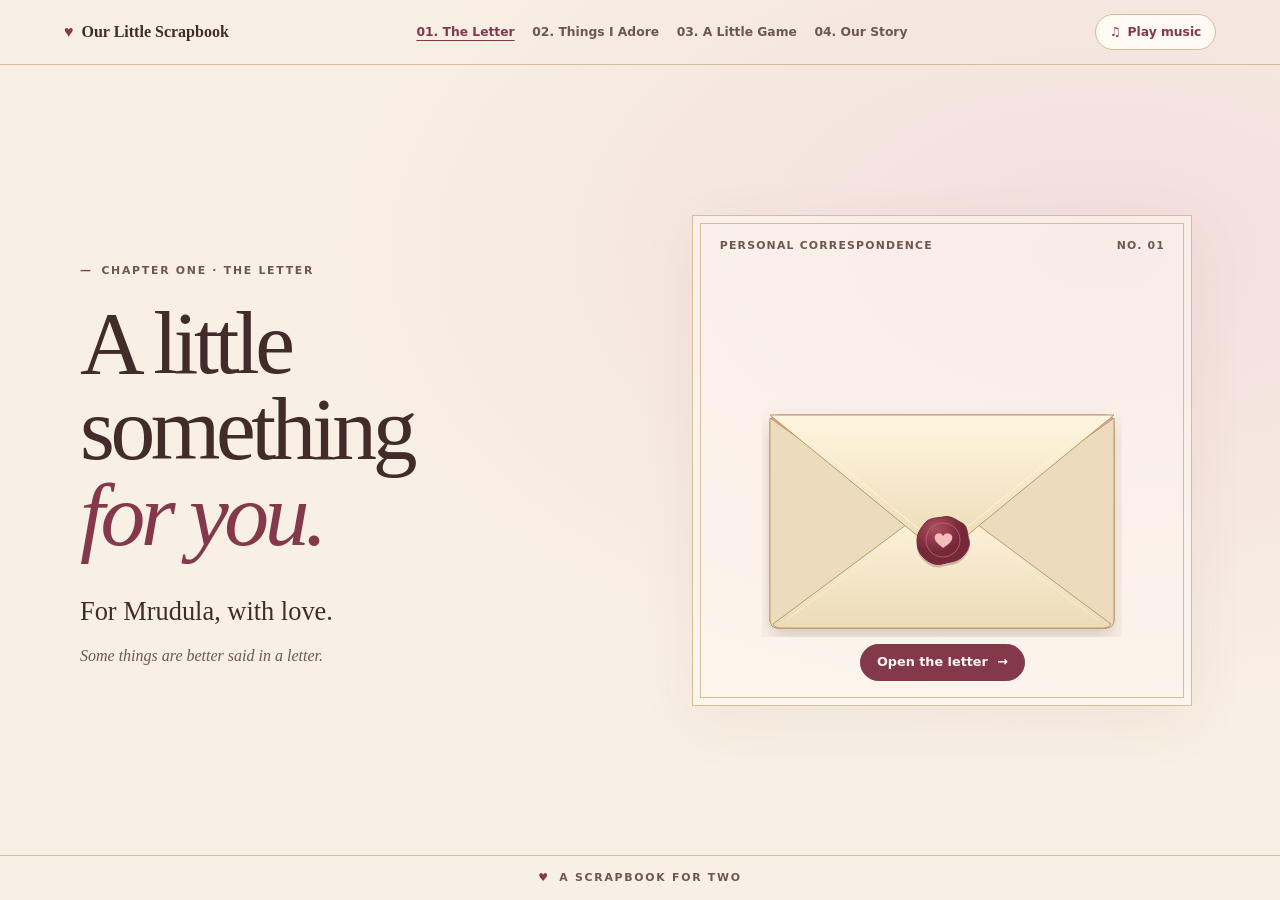
<file: index.html>
<!doctype html>
<html lang="en">
<head>
  <meta charset="utf-8">
  <meta name="viewport" content="width=device-width, initial-scale=1">
  <meta name="robots" content="noindex, nofollow">
  <meta name="theme-color" content="#f8f0e5">
  <title>For Mrudula | Our Little Scrapbook</title>
  <link rel="stylesheet" href="css/style.css">
</head>
<body>
  <header class="site-header">
    <a class="wordmark" href="#letter"><span aria-hidden="true">&hearts;</span> Our Little Scrapbook</a>
    <nav aria-label="Chapters">
      <a href="#letter" aria-current="location">01. The Letter</a>
      <a href="#adore">02. Things I Adore</a>
      <a href="#game">03. A Little Game</a>
      <a href="#story">04. Our Story</a>
    </nav>
    <button class="music" type="button" aria-pressed="false" aria-label="Background music">
      <span aria-hidden="true">&#9835;</span> <span id="music-label">Play music</span>
    </button>
    <span id="music-status" class="sr-only" role="status"></span>
  </header>
  <main>
    <section id="letter" class="chapter hero" aria-labelledby="letter-title">
      <div class="hero-copy">
        <p class="eyebrow"><span aria-hidden="true">&mdash;</span> Chapter one &middot; The Letter</p>
        <h1 id="letter-title" tabindex="-1">A little something<br> <em>for you.</em></h1>
        <p class="intro">For Mrudula, with love.</p>
        <p class="note">Some things are better said in a letter.</p>
      </div>
      <div class="post" id="post">
        <div class="post-frame">
          <div class="post-meta" aria-hidden="true"><span>Personal correspondence</span><span>No. 01</span></div>
          <div class="envelope-stage">
            <object id="envelope-art" type="image/svg+xml" data="assets/envelope.svg" aria-hidden="true" tabindex="-1"></object>
            <div class="card-slot">
              <article id="invitation" class="invitation" hidden>
                <h2 tabindex="-1">Hi Boo boo lyaaa!</h2>
                <p>I wanted to send a little message to remind you how special you are to me!</p>
                <a href="#adore">Continue <span aria-hidden="true">&rarr;</span></a>
              </article>
            </div>
          </div>
          <button class="open-letter" type="button" aria-controls="invitation" aria-expanded="false">
            Open the letter <span aria-hidden="true">&rarr;</span>
          </button>
          <p id="envelope-status" class="envelope-status" role="status" hidden></p>
        </div>
      </div>
    </section>
    <section id="adore" class="chapter adore" aria-labelledby="adore-title" hidden>
      <p class="eyebrow"><span aria-hidden="true">&mdash;</span> Chapter two</p>
      <h2 id="adore-title" tabindex="-1">Things I Adore <em>About You</em></h2>
      <p class="note">Just you. Every one of these has a reason I love it.</p>
      <p class="hint">Psst &mdash; you can click on the pictures to see them up close.</p>
      <p id="adore-status" role="status">Opening the pages&hellip;</p>
      <div id="adore-photos" class="polaroids"></div>
      <div class="chapter-links">
        <a class="back-link" href="#letter">&larr; Back to the letter</a>
        <a class="next-link" href="#game">Continue to a little game <span aria-hidden="true">&rarr;</span></a>
      </div>
    </section>
    <section id="game" class="chapter game" aria-labelledby="game-title" hidden>
      <p class="eyebrow"><span aria-hidden="true">&mdash;</span> Chapter three</p>
      <h2 id="game-title" tabindex="-1">A Little <em>Game</em></h2>
      <p class="note">Catch enough hearts&hellip; there is a small surprise waiting at the end.</p>
      <iframe id="game-frame" title="Catch the Hearts game" data-src="game/game_index.html"></iframe>
      <div class="chapter-links">
        <a class="back-link" href="#adore">&larr; Back to things I adore</a>
        <a class="next-link" href="#story">Our little story <span aria-hidden="true">&rarr;</span></a>
      </div>
    </section>
    <section id="story" class="chapter story" aria-labelledby="story-title" hidden>
      <p class="eyebrow"><span aria-hidden="true">&mdash;</span> Chapter four</p>
      <h2 id="story-title" tabindex="-1">Our Little <em>Story</em></h2>
      <p class="hint">Psst &mdash; you can click on the pictures to see them up close.</p>
      <p id="story-status" role="status">Opening the scrapbook&hellip;</p>
      <div id="story-photos" class="polaroids"></div>
      <div class="chapter-links">
        <a class="back-link" href="#game">&larr; Back to the game</a>
      </div>
    </section>
  </main>
  <footer><span aria-hidden="true">&hearts;</span> A scrapbook for two</footer>
  <dialog id="photo-dialog" aria-label="Memory">
    <form method="dialog"><button class="close-photo" aria-label="Close photo" autofocus>&times;</button></form>
    <img id="photo-full" alt="">
    <p id="photo-caption"></p>
  </dialog>
  <script type="module" src="js/main.js"></script>
</body>
</html>
</file>
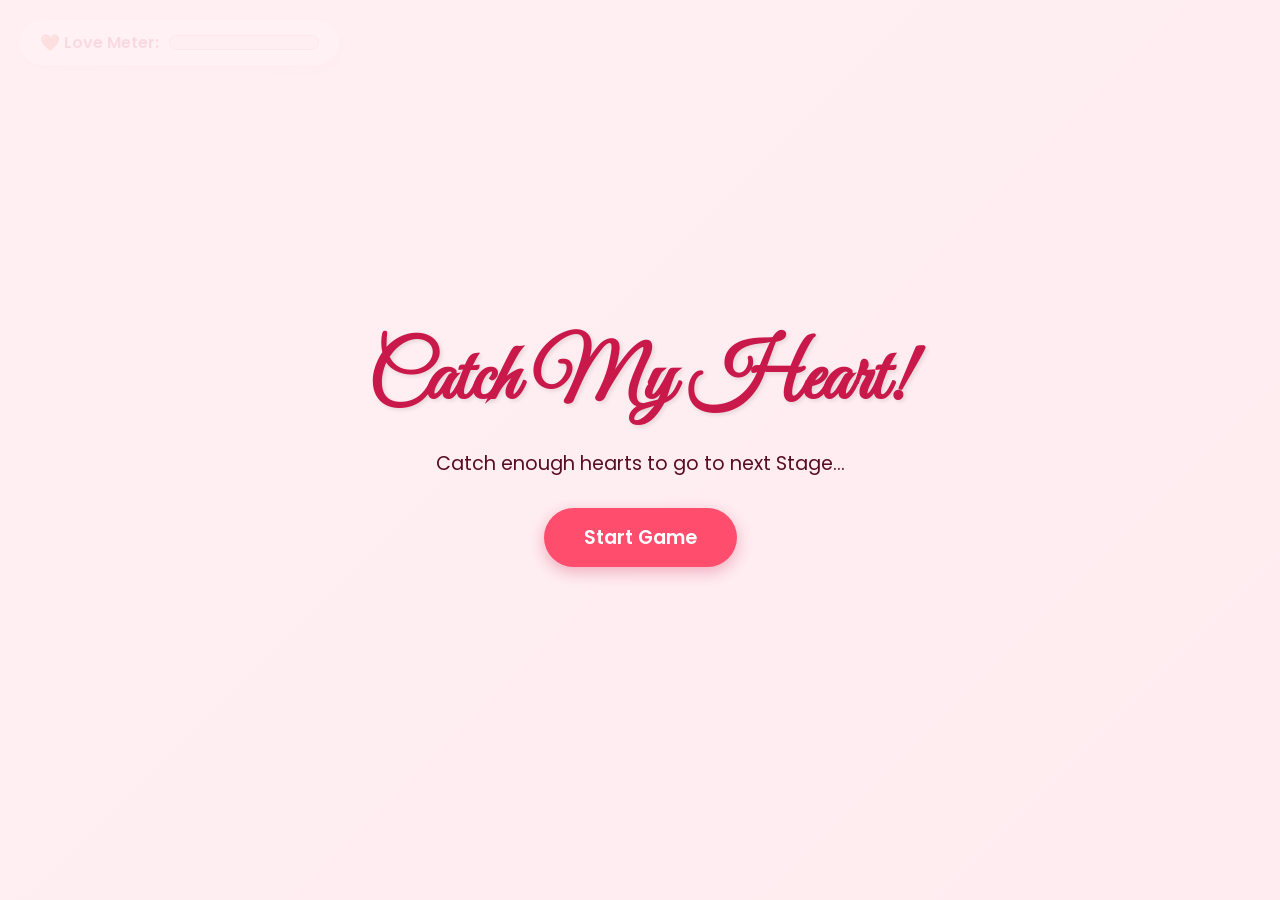
<file: game/game_index.html>
<!-- 
 @date March 16, 2026 at 9:34 PM
 @source https://github.com/geekyscript/valentine_projects-propose_day
 @source https://youtu.be/c-KDL_UkuZE
 @music https://14891592-frank-f-djgus.mp3.pm/song/85312842-romantic-guitar/
 @music https://pixabay.com/sound-effects/film-special-effects-90s-game-ui-6-185099/
 @brief HTML game page with proposal.

-->
<!DOCTYPE html>
<html lang="en">

<head>
    <meta charset="UTF-8">
    <meta name="viewport" content="width=device-width, initial-scale=1.0">
    <title>Catch the Love💗</title>
    <link rel="preconnect" href="https://fonts.googleapis.com">
    <link rel="preconnect" href="https://fonts.gstatic.com" crossorigin>
    <link href="https://fonts.googleapis.com/css2?family=Great+Vibes&family=Poppins:wght@400;600&display=swap"
        rel="stylesheet">
    <link rel="stylesheet" href="game_style.css">
</head>

<body>
    <!-- music played everytime heart is caught -->
    <audio id="catch-sound" preload="auto">
        <source src="../assets/music/catch-pop.wav" type="audio/wav">
    </audio>

    <div id="game-container">
        <canvas id="gameCanvas"></canvas>

        <!-- UI Overlay -->
        <div id="ui-layer">
            <div id="score-board">
                <span>❤️ Love Meter: </span>
                <div class="progress-bar">
                    <div id="love-fill"></div>
                </div>
            </div>
        </div>

        <!-- Start Screen -->
        <div id="start-screen" class="screen active">
            <h1>Catch My Heart!</h1>
            <p>Catch enough hearts to go to next Stage...</p>
            <button id="start-btn" class="btn">Start Game</button>
        </div>

        <!-- Proposal Modal (Hidden initially) -->
        <div id="proposal-screen" class="screen hidden">
            <div class="proposal-content">
                <h1>Shall We Proceed?</h1>
                <p class="sub-text">You didn’t just catch hearts… you caught mine 💖</p>
                <div class="buttons">
                    <button id="yes-btn" class="btn yes-btn">YES!</button>
                    <button id="no-btn" class="btn no-btn">NOPE!</button>
                </div>
            </div>
        </div>

        <!-- Celebration Overlay -->
        <div id="celebration-screen" class="screen hidden">
            <h1>Next Stage!</h1>
            <p></p>
        </div>
    </div>

    <script src="game_script.js"></script>
</body>

</html>
</file>
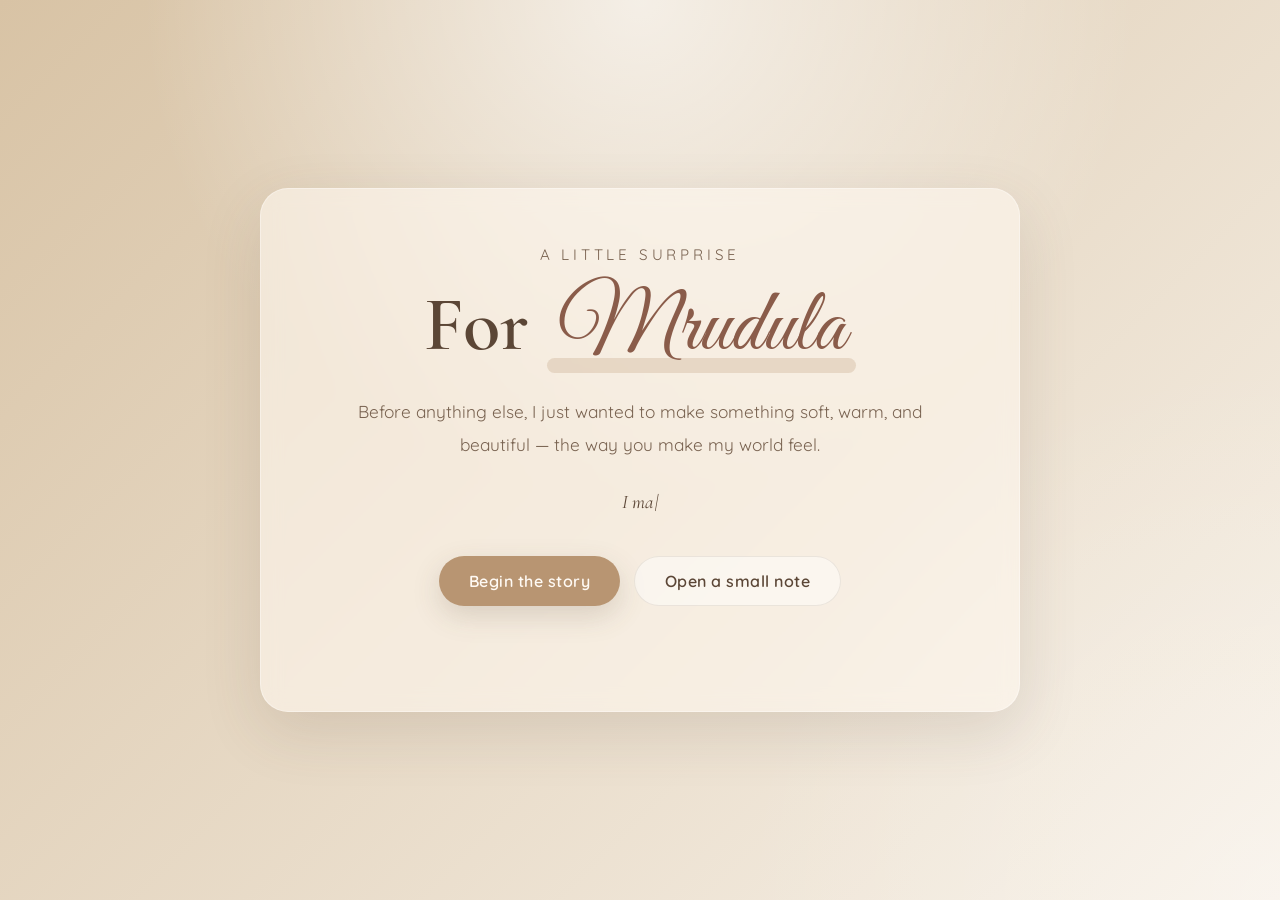
<file: surprise/surprise_index.html>
<!-- 
 @source https://chatgpt.com/share/69b6d72e-d6f4-8007-8cd1-e9072f68c410
 @file challenge_index.html
 @date 2026-03-19 15:58:23
-->
<!DOCTYPE html>
<html lang="en">
<head>
  <meta charset="UTF-8" />
  <meta name="viewport" content="width=device-width, initial-scale=1.0" />
  <title>For My Love</title>
  <link rel="stylesheet" href="surprise_style.css" />
  <link rel="preconnect" href="https://fonts.googleapis.com">
  <link rel="preconnect" href="https://fonts.gstatic.com" crossorigin>
  <link href="https://fonts.googleapis.com/css2?family=Cormorant+Garamond:wght@400;500;600;700&family=Great+Vibes&family=Quicksand:wght@400;500;600&display=swap" rel="stylesheet">
</head>
<body>
  <div class="background"></div>
  <div class="hearts" id="hearts"></div>

  <main class="hero">
    <section class="card">
      <p class="line">A little surprise</p>
      <h1>For <span class="name">Mrudula</span></h1>
      <p class="subtitle">
        Before anything else, I just wanted to make something soft, warm, and beautiful — the way you make my world feel.
      </p>

      <div class="typewriter-wrap">
        <span class="typewriter" id="typewriter"></span>
      </div>

      <div class="actions">
        <button class="primary" id="beginBtn">Begin the story</button>
        <button class="ghost" id="noteBtn">Open a small note</button>
      </div>

      <p class="hidden-message" id="noteMessage">
        You are my favorite part of every day.
      </p>
    </section>
  </main>

  <script src="surprise_script.js"></script>
</body>
</html>
</file>
<file: css/style.css>
:root {
  color-scheme: light;
  --paper: #f8f0e5;
  --ink: #412c2a;
  --muted: #6f5750;
  --wine: #84394b;
  --line: #d7bc9a;
  --serif: Georgia, "Times New Roman", serif;
  --sans: system-ui, sans-serif;
}

* { box-sizing: border-box; }
[hidden] { display: none !important; }
body {
  margin: 0;
  min-height: 100svh;
  display: grid;
  grid-template-rows: auto 1fr auto;
  font: 1rem/1.55 var(--serif);
  color: var(--ink);
  background: radial-gradient(ellipse at 86% 28%, #f3dedc, transparent 53%), var(--paper);
}
a { color: var(--wine); }
button { font: inherit; color: inherit; cursor: pointer; }
:focus-visible { outline: 2px solid var(--wine); outline-offset: 4px; }
.site-header {
  display: flex;
  flex-wrap: wrap;
  justify-content: space-between;
  align-items: center;
  gap: .75rem 1.5rem;
  padding: .9rem clamp(1rem, 5vw, 4rem);
  border-bottom: 1px solid var(--line);
}
.wordmark { font-weight: bold; color: var(--ink); text-decoration: none; }
.wordmark span, footer span { color: var(--wine); margin-right: .25rem; }
nav { display: flex; gap: .5rem 1.1rem; flex-wrap: wrap; }
nav a, .music { font: 650 .77rem/1.3 var(--sans); }
nav a { color: var(--muted); text-decoration: none; }
nav a[aria-current] { color: var(--wine); text-decoration: underline; text-underline-offset: .35em; }
.music {
  border: 1px solid var(--line);
  padding: .55rem .85rem;
  border-radius: 2rem;
  background: #fffaf2;
  color: var(--wine);
}
.music span:first-child { margin-right: .2em; }
.chapter { width: min(1120px, calc(100% - 2rem)); margin: auto; }
.hero {
  min-height: 100%;
  display: grid;
  grid-template-columns: 1fr minmax(345px, 1fr);
  align-items: center;
  gap: clamp(2rem, 7vw, 7rem);
  padding-block: clamp(2.5rem, 6vw, 6rem);
}
.eyebrow, .post-meta, footer {
  font: 650 .68rem/1.4 var(--sans);
  letter-spacing: .16em;
  text-transform: uppercase;
  color: var(--muted);
}
.eyebrow span { color: var(--wine); margin-right: .3em; }
h1, .chapter h2 {
  margin: .25em 0;
  font-size: clamp(3rem, 7vw, 6.4rem);
  line-height: .96;
  font-weight: normal;
  letter-spacing: -.05em;
}
h1 em, .chapter h2 em { color: var(--wine); }
.intro { font-size: clamp(1.2rem, 2.6vw, 1.65rem); margin: 1.25em 0 .45em; }
.note { color: var(--muted); font-style: italic; margin: 0; }
.post { width: 100%; max-width: 500px; justify-self: center; padding: 7px; border: 1px solid var(--line); background: #fffaf375; box-shadow: 0 16px 55px #79463912; }
.post-frame { border: 1px solid var(--line); position: relative; padding: .9rem .65rem 1rem; text-align: center; }
.post-meta { display: flex; justify-content: space-between; gap: .5rem; padding-inline: .5rem; letter-spacing: .11em; }
.envelope-stage { position: relative; max-width: 360px; aspect-ratio: 360 / 384; margin: 0 auto; }
#envelope-art { position: absolute; inset: auto 0 0; display: block; width: 100%; aspect-ratio: 360 / 330; pointer-events: none; }
.card-slot {
  position: absolute;
  inset: 0 0 56.9%;
  overflow: hidden;
  display: grid;
  align-items: end;
  justify-items: center;
  padding-top: 3px;
}
.invitation {
  width: 74%;
  aspect-ratio: 260 / 158;
  display: grid;
  align-content: center;
  justify-items: center;
  gap: .25rem;
  padding: .45rem .6rem;
  border: 1px solid #b99563;
  outline: 1px solid #e8d1b3;
  outline-offset: -5px;
  background: #fff8e9;
  box-shadow: 0 1px 9px #62403236;
  transform: translateY(105%);
  transition: transform 650ms cubic-bezier(.2,.7,.25,1);
}
.post.is-open .invitation { transform: translateY(0); }
.invitation h2 { font-size: clamp(.94rem, 3.8vw, 1.35rem); color: var(--wine); margin: 0; }
.invitation p { font-size: clamp(.78rem, 2.9vw, 1rem); line-height: 1.23; margin: 0; max-width: 23ch; }
.invitation a { font: 650 .75rem var(--sans); margin-top: .2em; padding: .2em .4em; }
.invitation h2:focus-visible { outline-offset: 0; }
.open-letter {
  border: 1px solid var(--wine);
  background: var(--wine);
  color: #fff8f1;
  border-radius: 2rem;
  padding: .6rem 1rem;
  min-width: 10rem;
  margin-top: .4rem;
  font: 650 .8rem/1.25 var(--sans);
}
.open-letter span { margin-left: .3rem; }
.open-letter:disabled { visibility: hidden; }
.envelope-status { margin: 0; color: var(--muted); font-size: .85rem; }
.story, .game, .adore { padding-block: 4rem; }
.story h2, .game h2, .adore h2 { font-size: clamp(2.7rem, 7vw, 5.2rem); }
.hint { color: var(--muted); font-style: italic; font-size: .9rem; margin-bottom: 0; }
.adore .polaroid figcaption::before { content: "\2665 "; color: var(--wine); }
.story #story-status { color: var(--muted); }
.polaroids { display: grid; grid-template-columns: repeat(auto-fill, minmax(min(100%, 220px), 1fr)); gap: 1.5rem; margin-block: 2rem; }
.polaroid { margin: 0; padding: .65rem .65rem 1rem; border: 1px solid var(--line); background: #fffaf2; box-shadow: 0 5px 16px #7946391c; }
.polaroid:nth-child(3n+1) { transform: rotate(-1deg); }
.polaroid:nth-child(3n+2) { transform: rotate(1deg); }
.polaroid button { display: block; width: 100%; border: 0; padding: 0; background: #efdfd6; }
.polaroid img { display: block; width: 100%; aspect-ratio: 4 / 3; object-fit: cover; }
.polaroid figcaption { margin-top: .55rem; font-style: italic; }
.back-link { display: inline-block; padding-block: .4em; }
.chapter-links { display: flex; flex-wrap: wrap; justify-content: space-between; gap: .5rem 1.5rem; margin-top: 1.5rem; }
.next-link { display: inline-block; padding-block: .4em; font: 650 .85rem/1.5 var(--sans); }
#game-frame {
  display: block;
  width: 100%;
  height: min(72vh, 620px);
  min-height: 420px;
  margin-top: 1.5rem;
  border: 1px solid var(--line);
  background: #fffaf2;
  box-shadow: 0 16px 55px #79463912;
}
dialog { width: fit-content; max-width: min(94vw, 900px); padding: 1rem; border: 1px solid var(--line); background: #fffaf2; color: var(--ink); }
dialog::backdrop { background: #2a171ac4; }
.close-photo { display: block; margin: 0 0 .5rem auto; border: 1px solid var(--line); background: transparent; width: 2.75rem; height: 2.75rem; font-size: 1.4rem; }
dialog img { display: block; max-width: 100%; max-height: 73vh; min-width: 0; }
#photo-caption { margin: .4rem 0 0; }
footer { padding: .9rem 1rem; text-align: center; border-top: 1px solid var(--line); }
.sr-only { position: absolute; width: 1px; height: 1px; overflow: hidden; clip-path: inset(50%); white-space: nowrap; }

@media (max-width: 720px) {
  .hero { grid-template-columns: 1fr; text-align: center; gap: 1.6rem; }
  .site-header nav { order: 1; width: 100%; }
}
@media (prefers-reduced-motion: reduce) {
  .invitation { transition: none; }
}
</file>
<file: game/game_style.css>
/**
 * @file game_style.css
 * @source https://github.com/geekyscript/valentine_projects-propose_day
 * @date 2026-03-19 14:31:31
 */
:root {
    --primary-color: #ff4d6d;
    --secondary-color: #ff8fa3;
    --accent-color: #c9184a;
    --bg-gradient: linear-gradient(135deg, #fff0f3 0%, #ffccd5 100%);
    --white: #ffffff;
    --font-heading: 'Great Vibes', cursive;
    --font-body: 'Poppins', sans-serif;
}

* {
    margin: 0;
    padding: 0;
    box-sizing: border-box;
}

body {
    width: 100vw;
    height: 100vh;
    overflow: hidden;
    font-family: var(--font-body);
    background: var(--bg-gradient);
    user-select: none; /* Prevent selection during game */
}

#game-container {
    position: relative;
    width: 100%;
    height: 100%;
}

canvas {
    display: block;
    width: 100%;
    height: 100%;
}

/* UI Layer */
#ui-layer {
    position: absolute;
    top: 20px;
    left: 20px;
    z-index: 10;
    pointer-events: none;
}

#score-board {
    background: rgba(255, 255, 255, 0.8);
    padding: 10px 20px;
    border-radius: 30px;
    box-shadow: 0 4px 15px rgba(255, 77, 109, 0.2);
    display: flex;
    align-items: center;
    gap: 10px;
    font-weight: 600;
    color: var(--accent-color);
}

.progress-bar {
    width: 150px;
    height: 15px;
    background: #ffe5ec;
    border-radius: 10px;
    overflow: hidden;
    border: 1px solid var(--secondary-color);
}

#love-fill {
    width: 0%;
    height: 100%;
    background: linear-gradient(90deg, var(--primary-color), var(--accent-color));
    transition: width 0.3s ease-out;
}

/* Screens */
.screen {
    position: absolute;
    top: 0;
    left: 0;
    width: 100%;
    height: 100%;
    display: flex;
    flex-direction: column;
    justify-content: center;
    align-items: center;
    background: rgba(255, 240, 243, 0.9);
    z-index: 20;
    transition: opacity 0.5s ease;
}

.screen.hidden {
    opacity: 0;
    pointer-events: none;
    display: none; /* simple hide for logic */
}

.screen.active {
    opacity: 1;
    pointer-events: auto;
    display: flex;
}

h1 {
    font-family: var(--font-heading);
    font-size: 5rem;
    color: var(--accent-color);
    text-shadow: 2px 2px 4px rgba(0,0,0,0.1);
    margin-bottom: 20px;
    text-align: center;
    line-height: 1.2;
}

p {
    font-size: 1.2rem;
    color: #590d22;
    margin-bottom: 30px;
    text-align: center;
}

.btn {
    padding: 15px 40px;
    font-size: 1.2rem;
    font-family: var(--font-body);
    font-weight: 600;
    border: none;
    border-radius: 50px;
    cursor: pointer;
    transition: transform 0.2s, box-shadow 0.2s;
    box-shadow: 0 5px 15px rgba(201, 24, 74, 0.3);
}

.btn:hover {
    transform: translateY(-2px);
    box-shadow: 0 8px 20px rgba(201, 24, 74, 0.4);
}

.btn:active {
    transform: translateY(1px);
}

#start-btn {
    background: var(--primary-color);
    color: white;
}

.buttons {
    display: flex;
    gap: 20px;
}

.yes-btn {
    background: #2dc653;
    color: white;
    font-size: 1.5rem;
    padding: 20px 60px;
}

.no-btn {
    background: #ffb703;
    color: white;
    position: relative;
    transition: all 0.2s;
}

/* Animations */
@keyframes heartbeat {
    0% { transform: scale(1); }
    15% { transform: scale(1.1); }
    30% { transform: scale(1); }
    45% { transform: scale(1.1); }
    60% { transform: scale(1); }
}

.proposal-content h1 {
    animation: heartbeat 2s infinite;
}
</file>
<file: surprise/surprise_style.css>
/**
 * @file challenge_style.css
 * @source https://chatgpt.com/share/69b6d72e-d6f4-8007-8cd1-e9072f68c410
 * @date 2026-03-19 14:31:40
 */
* {
  box-sizing: border-box;
  margin: 0;
  padding: 0;
}

:root {
  --beige-1: #f5efe6;
  --beige-2: #eadfce;
  --beige-3: #d8c3a5;
  --text: #5b4636;
  --text-soft: #7a6452;
  --glass: rgba(255, 248, 240, 0.58);
  --button: #b89572;
  --button-hover: #a78360;
  --shadow: rgba(91, 70, 54, 0.14);
  --font-body: "Quicksand", sans-serif;
  --font-heading: "Cormorant Garamond", serif;
  --font-romantic: "Great Vibes", cursive;
}

body {
  font-family: var(--font-body);
  min-height: 100vh;
  overflow: hidden;
  color: var(--text);
  background: var(--beige-1);
  position: relative;
}

.background {
  position: fixed;
  inset: 0;
  background: linear-gradient(-45deg, var(--beige-1), var(--beige-2), #f7f1e8, var(--beige-3));
  background-size: 300% 300%;
  animation: beigeFade 14s ease-in-out infinite;
  z-index: -3;
}

.background::after {
  content: "";
  position: absolute;
  inset: 0;
  background:
    radial-gradient(circle at top, rgba(255, 255, 255, 0.65), transparent 45%),
    radial-gradient(circle at bottom right, rgba(255, 255, 255, 0.25), transparent 35%);
  z-index: -2;
}

.hearts {
  position: fixed;
  inset: 0;
  pointer-events: none;
  overflow: hidden;
  z-index: -1;
}

.heart {
  position: absolute;
  bottom: -20px;
  animation: floatUp linear forwards;
  pointer-events: none;
  filter: blur(0.3px);
}

.hero {
  min-height: 100vh;
  display: flex;
  align-items: center;
  justify-content: center;
  padding: 24px;
  text-align: center;
}

.card {
  max-width: 760px;
  width: 100%;
  padding: 56px 34px;
  border-radius: 28px;
  background: var(--glass);
  backdrop-filter: blur(10px);
  box-shadow: 0 20px 60px var(--shadow);
  border: 1px solid rgba(255, 255, 255, 0.35);
  animation: fadeUp 1.25s ease;
}

.line {
  font-family: var(--font-body);
  font-size: 0.95rem;
  letter-spacing: 0.25em;
  text-transform: uppercase;
  color: var(--text-soft);
  margin-bottom: 18px;
  opacity: 0;
  animation: reveal 1s ease forwards;
  animation-delay: 0.35s;
}

h1 {
  font-family: var(--font-heading);
  font-size: clamp(2.8rem, 6vw, 5.4rem);
  font-weight: 600;
  line-height: 1.08;
  margin-bottom: 18px;
  opacity: 0;
  animation: reveal 1s ease forwards;
  animation-delay: 0.7s;
}

.name {
  display: inline-block;
  position: relative;
  padding: 0 0.12em;
  font-family: var(--font-romantic);
  font-size: 1.15em;
  font-weight: 400;
  color: #8a5c4a;
}

.name::after {
  content: "";
  position: absolute;
  left: 0;
  bottom: 0.05em;
  width: 100%;
  height: 0.18em;
  background: rgba(184, 149, 114, 0.25);
  z-index: -1;
  border-radius: 999px;
}

.subtitle {
  font-family: var(--font-body);
  font-size: 1.08rem;
  line-height: 1.9;
  color: var(--text-soft);
  max-width: 600px;
  margin: 0 auto 28px;
  opacity: 0;
  animation: reveal 1s ease forwards;
  animation-delay: 1.05s;
}

.typewriter-wrap {
  min-height: 2rem;
  margin-bottom: 34px;
  color: var(--text);
  font-family: var(--font-heading);
  font-size: 1.2rem;
  font-style: italic;
  opacity: 0;
  animation: reveal 1s ease forwards;
  animation-delay: 1.35s;
}

.typewriter::after {
  content: "|";
  margin-left: 2px;
  animation: blink 0.8s infinite;
}

.actions {
  display: flex;
  justify-content: center;
  gap: 14px;
  flex-wrap: wrap;
  opacity: 0;
  animation: reveal 1s ease forwards;
  animation-delay: 1.65s;
}

button {
  font-family: var(--font-body);
  font-weight: 600;
  letter-spacing: 0.03em;
  border: none;
  padding: 14px 30px;
  border-radius: 999px;
  font-size: 1rem;
  cursor: pointer;
  transition: transform 0.25s ease, box-shadow 0.25s ease, background 0.25s ease;
}

.primary {
  background: var(--button);
  color: #fffaf4;
  box-shadow: 0 10px 28px rgba(91, 70, 54, 0.18);
}

.primary:hover {
  background: var(--button-hover);
  transform: translateY(-2px);
}

.ghost {
  background: rgba(255, 255, 255, 0.45);
  color: var(--text);
  border: 1px solid rgba(91, 70, 54, 0.1);
}

.ghost:hover {
  transform: translateY(-2px);
  background: rgba(255, 255, 255, 0.65);
}

.hidden-message {
  margin-top: 24px;
  font-family: var(--font-heading);
  font-size: 1.3rem;
  font-style: italic;
  color: var(--text-soft);
  opacity: 0;
  transform: translateY(10px);
  transition: all 0.6s ease;
}

.hidden-message.show {
  opacity: 1;
  transform: translateY(0);
}

@keyframes beigeFade {
  0% {
    background-position: 0% 50%;
  }
  50% {
    background-position: 100% 50%;
  }
  100% {
    background-position: 0% 50%;
  }
}

@keyframes floatUp {
  from {
    transform: translateY(0) scale(1);
    opacity: 1;
  }
  to {
    transform: translateY(-120vh) scale(1.8);
    opacity: 0;
  }
}

@keyframes fadeUp {
  from {
    opacity: 0;
    transform: translateY(28px);
  }
  to {
    opacity: 1;
    transform: translateY(0);
  }
}

@keyframes reveal {
  from {
    opacity: 0;
    transform: translateY(12px);
  }
  to {
    opacity: 1;
    transform: translateY(0);
  }
}

@keyframes blink {
  50% {
    opacity: 0;
  }
}

@media (max-width: 640px) {
  .card {
    padding: 42px 22px;
    border-radius: 24px;
  }

  .subtitle {
    font-size: 1rem;
  }

  .typewriter-wrap {
    min-height: 2.8rem;
  }
}
</file>
